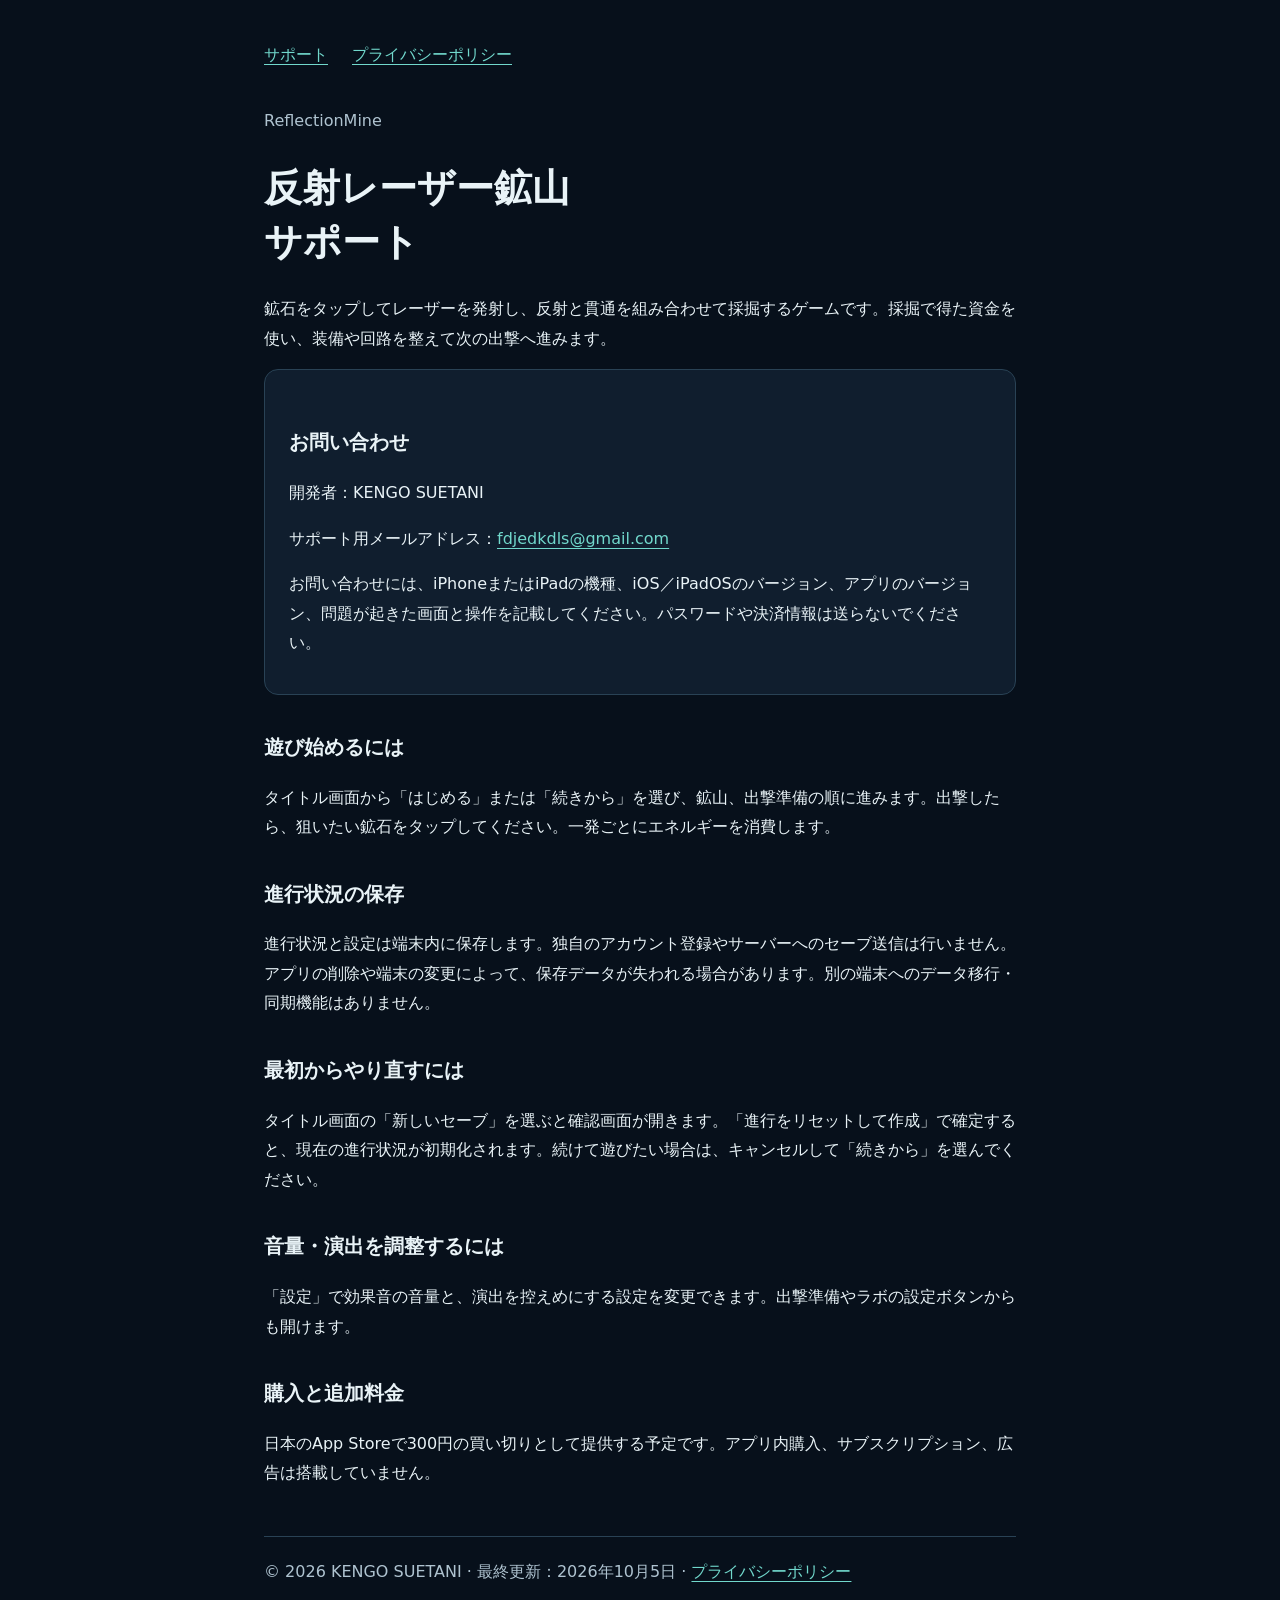
<file: index.html>
<!doctype html>
<html lang="ja"><head><meta charset="utf-8"><meta name="viewport" content="width=device-width,initial-scale=1"><title>反射レーザー鉱山 — サポート</title><link rel="stylesheet" href="style.css"></head>
<body><main><nav aria-label="サイト内"><a href="index.html">サポート</a><a href="privacy.html">プライバシーポリシー</a></nav>
<p class="eyebrow">ReflectionMine</p><h1>反射レーザー鉱山<br>サポート</h1>
<p>鉱石をタップしてレーザーを発射し、反射と貫通を組み合わせて採掘するゲームです。採掘で得た資金を使い、装備や回路を整えて次の出撃へ進みます。</p>
<section class="card"><h2>お問い合わせ</h2><p>開発者：KENGO SUETANI</p><p>サポート用メールアドレス：<a href="mailto:fdjedkdls@gmail.com">fdjedkdls@gmail.com</a></p><p>お問い合わせには、iPhoneまたはiPadの機種、iOS／iPadOSのバージョン、アプリのバージョン、問題が起きた画面と操作を記載してください。パスワードや決済情報は送らないでください。</p></section>
<h2>遊び始めるには</h2><p>タイトル画面から「はじめる」または「続きから」を選び、鉱山、出撃準備の順に進みます。出撃したら、狙いたい鉱石をタップしてください。一発ごとにエネルギーを消費します。</p>
<h2>進行状況の保存</h2><p>進行状況と設定は端末内に保存します。独自のアカウント登録やサーバーへのセーブ送信は行いません。アプリの削除や端末の変更によって、保存データが失われる場合があります。別の端末へのデータ移行・同期機能はありません。</p>
<h2>最初からやり直すには</h2><p>タイトル画面の「新しいセーブ」を選ぶと確認画面が開きます。「進行をリセットして作成」で確定すると、現在の進行状況が初期化されます。続けて遊びたい場合は、キャンセルして「続きから」を選んでください。</p>
<h2>音量・演出を調整するには</h2><p>「設定」で効果音の音量と、演出を控えめにする設定を変更できます。出撃準備やラボの設定ボタンからも開けます。</p>
<h2>購入と追加料金</h2><p>日本のApp Storeで300円の買い切りとして提供する予定です。アプリ内購入、サブスクリプション、広告は搭載していません。</p>
<footer>© 2026 KENGO SUETANI · 最終更新：2026年10月5日 · <a href="privacy.html">プライバシーポリシー</a></footer></main></body></html>
</file>
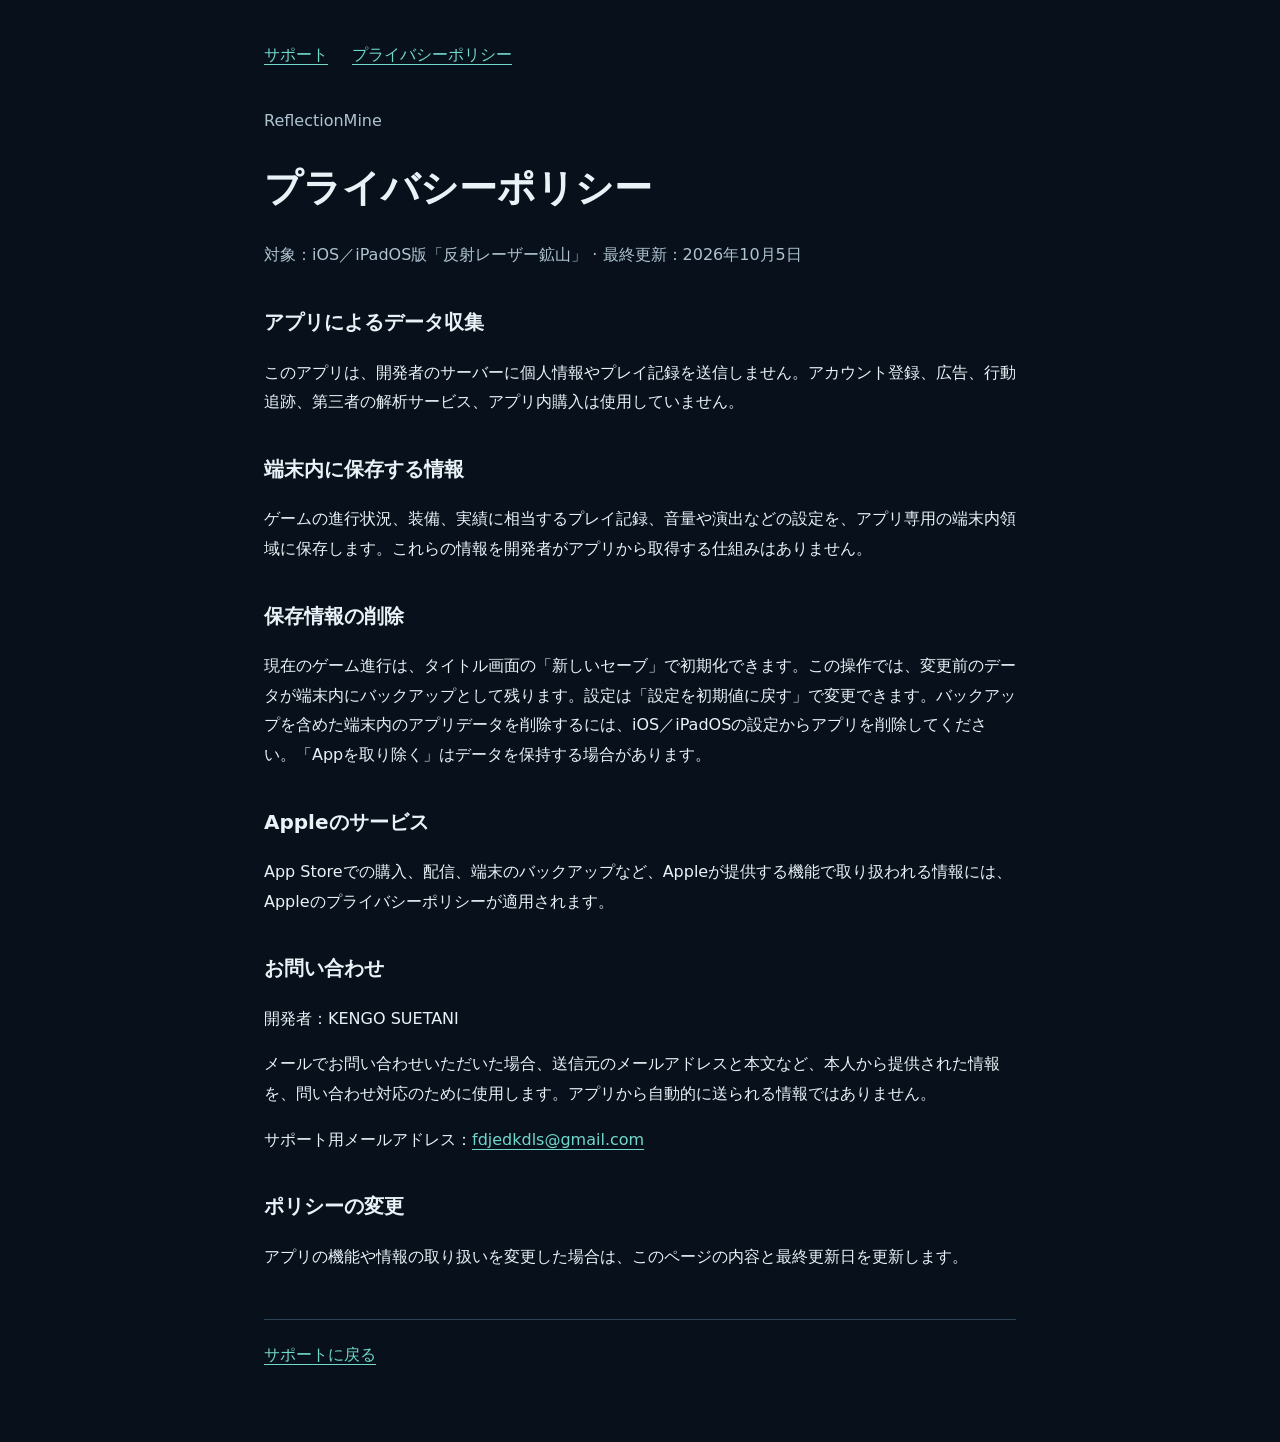
<file: privacy.html>
<!doctype html>
<html lang="ja"><head><meta charset="utf-8"><meta name="viewport" content="width=device-width,initial-scale=1"><title>反射レーザー鉱山 — プライバシーポリシー</title><link rel="stylesheet" href="style.css"></head>
<body><main><nav aria-label="サイト内"><a href="index.html">サポート</a><a href="privacy.html">プライバシーポリシー</a></nav>
<p class="eyebrow">ReflectionMine</p><h1>プライバシーポリシー</h1><p class="date">対象：iOS／iPadOS版「反射レーザー鉱山」 · 最終更新：2026年10月5日</p>
<h2>アプリによるデータ収集</h2><p>このアプリは、開発者のサーバーに個人情報やプレイ記録を送信しません。アカウント登録、広告、行動追跡、第三者の解析サービス、アプリ内購入は使用していません。</p>
<h2>端末内に保存する情報</h2><p>ゲームの進行状況、装備、実績に相当するプレイ記録、音量や演出などの設定を、アプリ専用の端末内領域に保存します。これらの情報を開発者がアプリから取得する仕組みはありません。</p>
<h2>保存情報の削除</h2><p>現在のゲーム進行は、タイトル画面の「新しいセーブ」で初期化できます。この操作では、変更前のデータが端末内にバックアップとして残ります。設定は「設定を初期値に戻す」で変更できます。バックアップを含めた端末内のアプリデータを削除するには、iOS／iPadOSの設定からアプリを削除してください。「Appを取り除く」はデータを保持する場合があります。</p>
<h2>Appleのサービス</h2><p>App Storeでの購入、配信、端末のバックアップなど、Appleが提供する機能で取り扱われる情報には、Appleのプライバシーポリシーが適用されます。</p>
<h2>お問い合わせ</h2><p>開発者：KENGO SUETANI</p><p>メールでお問い合わせいただいた場合、送信元のメールアドレスと本文など、本人から提供された情報を、問い合わせ対応のために使用します。アプリから自動的に送られる情報ではありません。</p><p>サポート用メールアドレス：<a href="mailto:fdjedkdls@gmail.com">fdjedkdls@gmail.com</a></p>
<h2>ポリシーの変更</h2><p>アプリの機能や情報の取り扱いを変更した場合は、このページの内容と最終更新日を更新します。</p>
<footer><a href="index.html">サポートに戻る</a></footer></main></body></html>
</file>
<file: style.css>
:root{color-scheme:dark;--bg:#07101b;--panel:#101e2e;--ink:#e9f3f7;--muted:#afc3d0;--accent:#71d8cc}*{box-sizing:border-box}body{margin:0;background:var(--bg);color:var(--ink);font-family:system-ui,-apple-system,"Noto Sans JP",sans-serif;line-height:1.85}main{max-width:800px;margin:auto;padding:40px 24px 72px}nav{display:flex;gap:24px;flex-wrap:wrap;margin-bottom:36px}a{color:var(--accent);text-underline-offset:4px}h1{font-size:clamp(1.7rem,6vw,2.4rem);line-height:1.4}h2{font-size:1.25rem;margin-top:34px}p,li{overflow-wrap:anywhere}.eyebrow,.date,footer{color:var(--muted)}.card{padding:20px 24px;border:1px solid #294255;border-radius:14px;background:var(--panel)}.draft{padding:12px 16px;background:#4d3517;color:#ffe4aa;border-radius:8px}footer{margin-top:48px;border-top:1px solid #294255;padding-top:20px}
</file>
